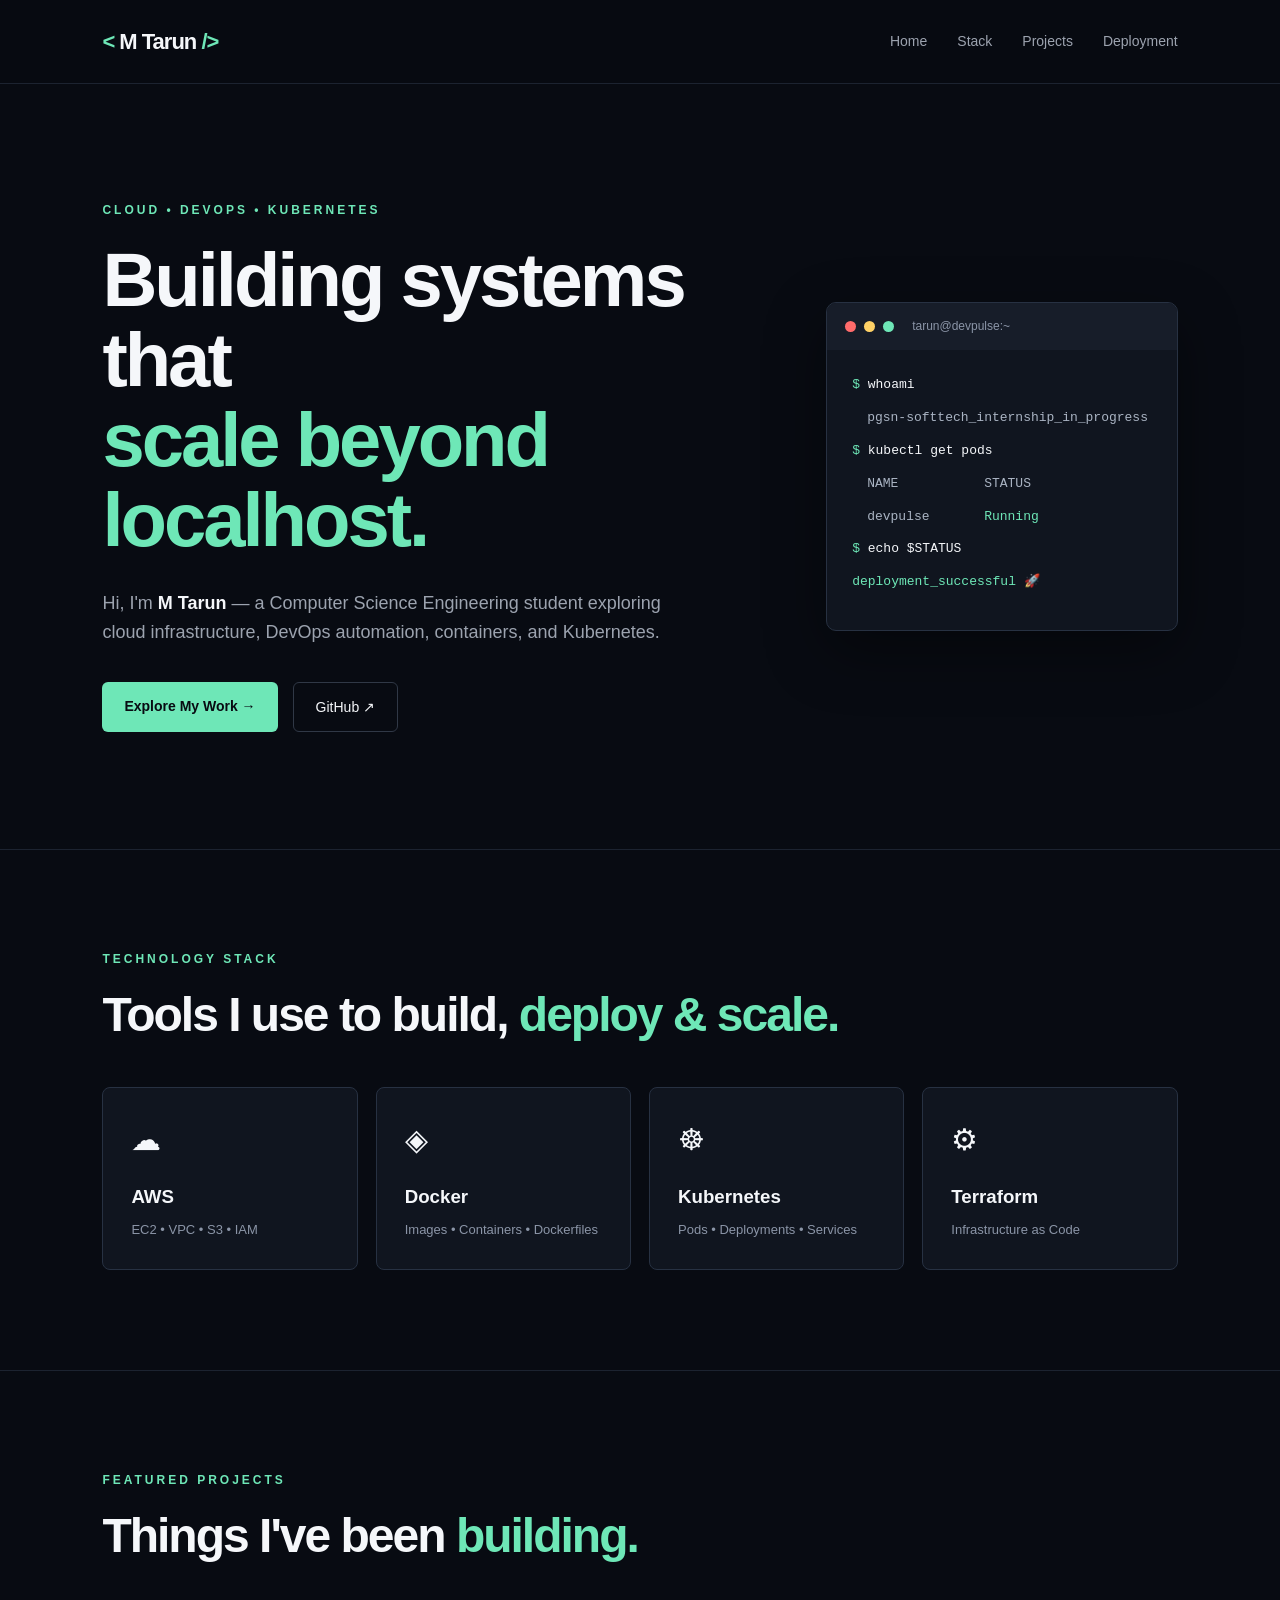
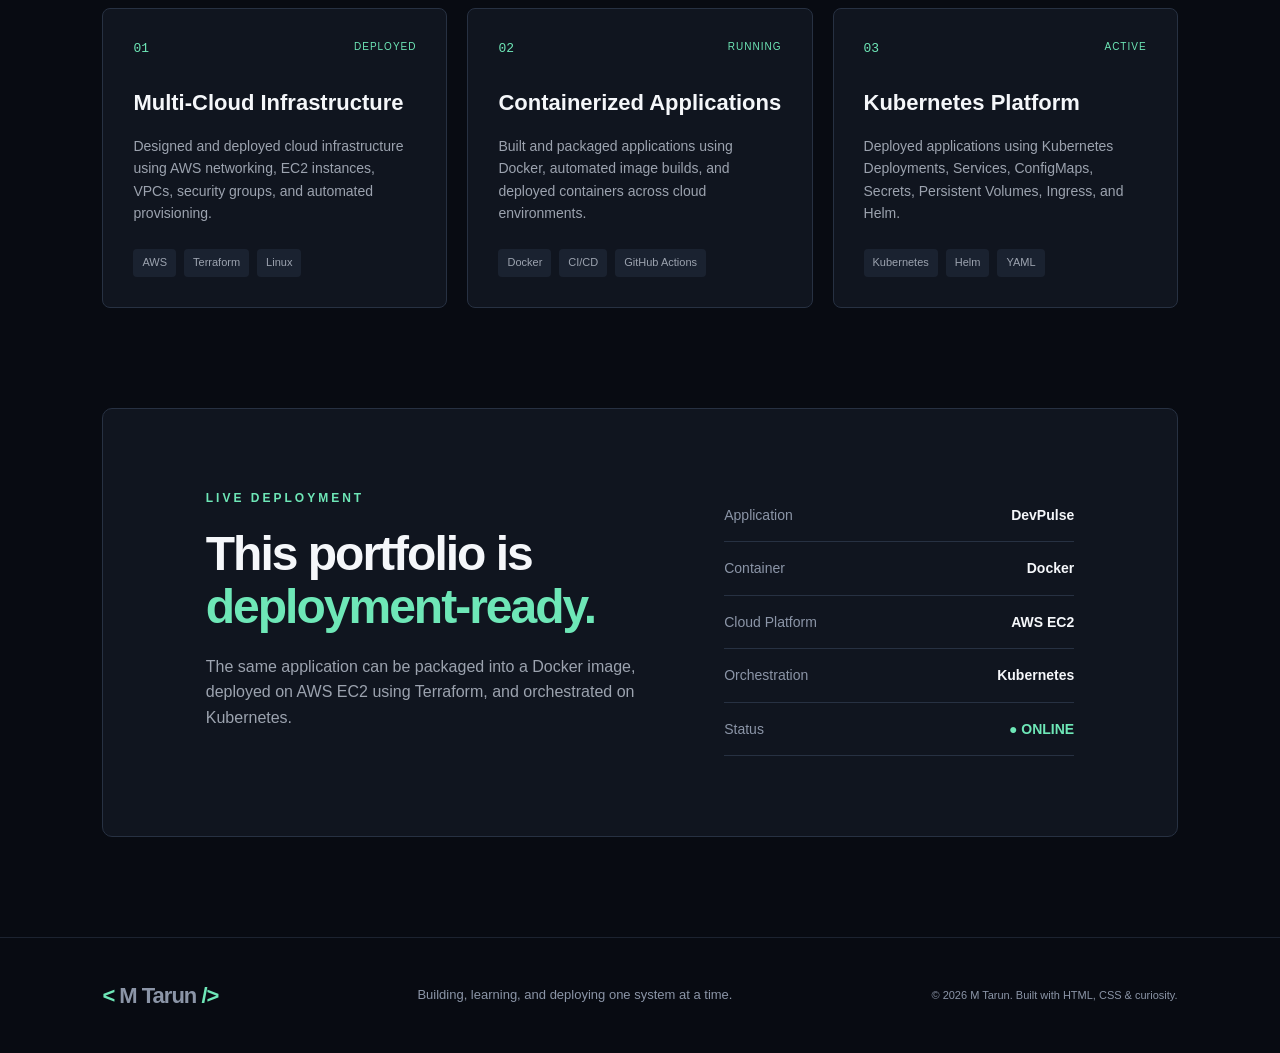
<file: app/index.html>
<!DOCTYPE html>
<html lang="en">
<head>
    <meta charset="UTF-8">
    <meta name="viewport" content="width=device-width, initial-scale=1.0">

    <title>M Tarun Kumar | Cloud & DevOps Portfolio</title>

    <link rel="stylesheet" href="style.css">
</head>

<body>

    <!-- Navigation Bar -->
    <header class="navbar">

        <div class="logo">
            <span>&lt;</span> M Tarun <span>/&gt;</span>
        </div>

        <nav>
            <a href="#home">Home</a>
            <a href="#stack">Stack</a>
            <a href="#projects">Projects</a>
            <a href="#deployment">Deployment</a>
        </nav>

    </header>


    <!-- Main Content -->
    <main>

        <!-- Hero Section -->
        <section id="home" class="hero">

            <div class="hero-content">

                <p class="eyebrow">
                    CLOUD • DEVOPS • KUBERNETES
                </p>

                <h1>
                    Building systems that<br>
                    <span>scale beyond localhost.</span>
                </h1>

                <p class="hero-description">
                    Hi, I'm <strong>M Tarun</strong> — a Computer Science Engineering
                    student exploring cloud infrastructure, DevOps automation,
                    containers, and Kubernetes.
                </p>

                <div class="hero-buttons">

                    <a href="#projects" class="primary-button">
                        Explore My Work →
                    </a>

                    <a href="https://github.com" target="_blank" class="secondary-button">
                        GitHub ↗
                    </a>

                </div>

            </div>


            <!-- Terminal Card -->
            <div class="terminal-card">

                <div class="terminal-header">

                    <span class="dot red"></span>
                    <span class="dot yellow"></span>
                    <span class="dot green"></span>

                    <span class="terminal-title">
                        tarun@devpulse:~
                    </span>

                </div>


                <div class="terminal-body">

                    <p>
                        <span class="terminal-green">$</span>
                        whoami
                    </p>

                    <p class="terminal-output">
                        pgsn-softtech_internship_in_progress
                    </p>


                    <p>
                        <span class="terminal-green">$</span>
                        kubectl get pods
                    </p>

                    <p class="terminal-output">
                        NAME&nbsp;&nbsp;&nbsp;&nbsp;&nbsp;&nbsp;&nbsp;&nbsp;&nbsp;&nbsp;
                        STATUS
                    </p>

                    <p class="terminal-output">
                        devpulse&nbsp;&nbsp;&nbsp;&nbsp;&nbsp;&nbsp;
                        <span class="status-running">
                            Running
                        </span>
                    </p>


                    <p>
                        <span class="terminal-green">$</span>
                        echo $STATUS
                    </p>

                    <p class="terminal-success">
                        deployment_successful 🚀
                    </p>

                </div>

            </div>

        </section>


        <!-- Technology Stack -->
        <section id="stack" class="section">

            <div class="section-heading">

                <p class="eyebrow">
                    TECHNOLOGY STACK
                </p>

                <h2>
                    Tools I use to build,
                    <span>deploy & scale.</span>
                </h2>

            </div>


            <div class="tech-grid">

                <div class="tech-card">

                    <div class="tech-icon">
                        ☁
                    </div>

                    <h3>AWS</h3>

                    <p>
                        EC2 • VPC • S3 • IAM
                    </p>

                </div>


                <div class="tech-card">

                    <div class="tech-icon">
                        ◈
                    </div>

                    <h3>Docker</h3>

                    <p>
                        Images • Containers • Dockerfiles
                    </p>

                </div>


                <div class="tech-card">

                    <div class="tech-icon">
                        ☸
                    </div>

                    <h3>Kubernetes</h3>

                    <p>
                        Pods • Deployments • Services
                    </p>

                </div>


                <div class="tech-card">

                    <div class="tech-icon">
                        ⚙
                    </div>

                    <h3>Terraform</h3>

                    <p>
                        Infrastructure as Code
                    </p>

                </div>

            </div>

        </section>


        <!-- Projects -->
        <section id="projects" class="section">

            <div class="section-heading">

                <p class="eyebrow">
                    FEATURED PROJECTS
                </p>

                <h2>
                    Things I've been
                    <span>building.</span>
                </h2>

            </div>


            <div class="project-grid">


                <article class="project-card">

                    <div class="project-top">

                        <span class="project-number">
                            01
                        </span>

                        <span class="project-status">
                            DEPLOYED
                        </span>

                    </div>


                    <h3>
                        Multi-Cloud Infrastructure
                    </h3>


                    <p>
                        Designed and deployed cloud infrastructure using
                        AWS networking, EC2 instances, VPCs, security groups,
                        and automated provisioning.
                    </p>


                    <div class="project-tags">

                        <span>AWS</span>
                        <span>Terraform</span>
                        <span>Linux</span>

                    </div>

                </article>


                <article class="project-card">

                    <div class="project-top">

                        <span class="project-number">
                            02
                        </span>

                        <span class="project-status">
                            RUNNING
                        </span>

                    </div>


                    <h3>
                        Containerized Applications
                    </h3>


                    <p>
                        Built and packaged applications using Docker,
                        automated image builds, and deployed containers
                        across cloud environments.
                    </p>


                    <div class="project-tags">

                        <span>Docker</span>
                        <span>CI/CD</span>
                        <span>GitHub Actions</span>

                    </div>

                </article>


                <article class="project-card">

                    <div class="project-top">

                        <span class="project-number">
                            03
                        </span>

                        <span class="project-status">
                            ACTIVE
                        </span>

                    </div>


                    <h3>
                        Kubernetes Platform
                    </h3>


                    <p>
                        Deployed applications using Kubernetes Deployments,
                        Services, ConfigMaps, Secrets, Persistent Volumes,
                        Ingress, and Helm.
                    </p>


                    <div class="project-tags">

                        <span>Kubernetes</span>
                        <span>Helm</span>
                        <span>YAML</span>

                    </div>

                </article>

            </div>

        </section>


        <!-- Deployment Status -->
        <section id="deployment" class="deployment-section">

            <div class="deployment-content">

                <p class="eyebrow">
                    LIVE DEPLOYMENT
                </p>

                <h2>
                    This portfolio is
                    <span>deployment-ready.</span>
                </h2>

                <p>
                    The same application can be packaged into a Docker image,
                    deployed on AWS EC2 using Terraform, and orchestrated on
                    Kubernetes.
                </p>

            </div>


            <div class="deployment-status">

                <div class="status-row">

                    <span>
                        Application
                    </span>

                    <strong>
                        DevPulse
                    </strong>

                </div>


                <div class="status-row">

                    <span>
                        Container
                    </span>

                    <strong>
                        Docker
                    </strong>

                </div>


                <div class="status-row">

                    <span>
                        Cloud Platform
                    </span>

                    <strong>
                        AWS EC2
                    </strong>

                </div>


                <div class="status-row">

                    <span>
                        Orchestration
                    </span>

                    <strong>
                        Kubernetes
                    </strong>

                </div>


                <div class="status-row">

                    <span>
                        Status
                    </span>

                    <strong class="online">
                        ● ONLINE
                    </strong>

                </div>

            </div>

        </section>

    </main>


    <!-- Footer -->
    <footer>

        <div class="logo">

            <span>&lt;</span>
            M Tarun
            <span>/&gt;</span>

        </div>


        <p>
            Building, learning, and deploying one system at a time.
        </p>


        <p class="copyright">
            © 2026 M Tarun. Built with HTML, CSS & curiosity.
        </p>

    </footer>


    <script src="script.js"></script>

</body>
</html>
</file>
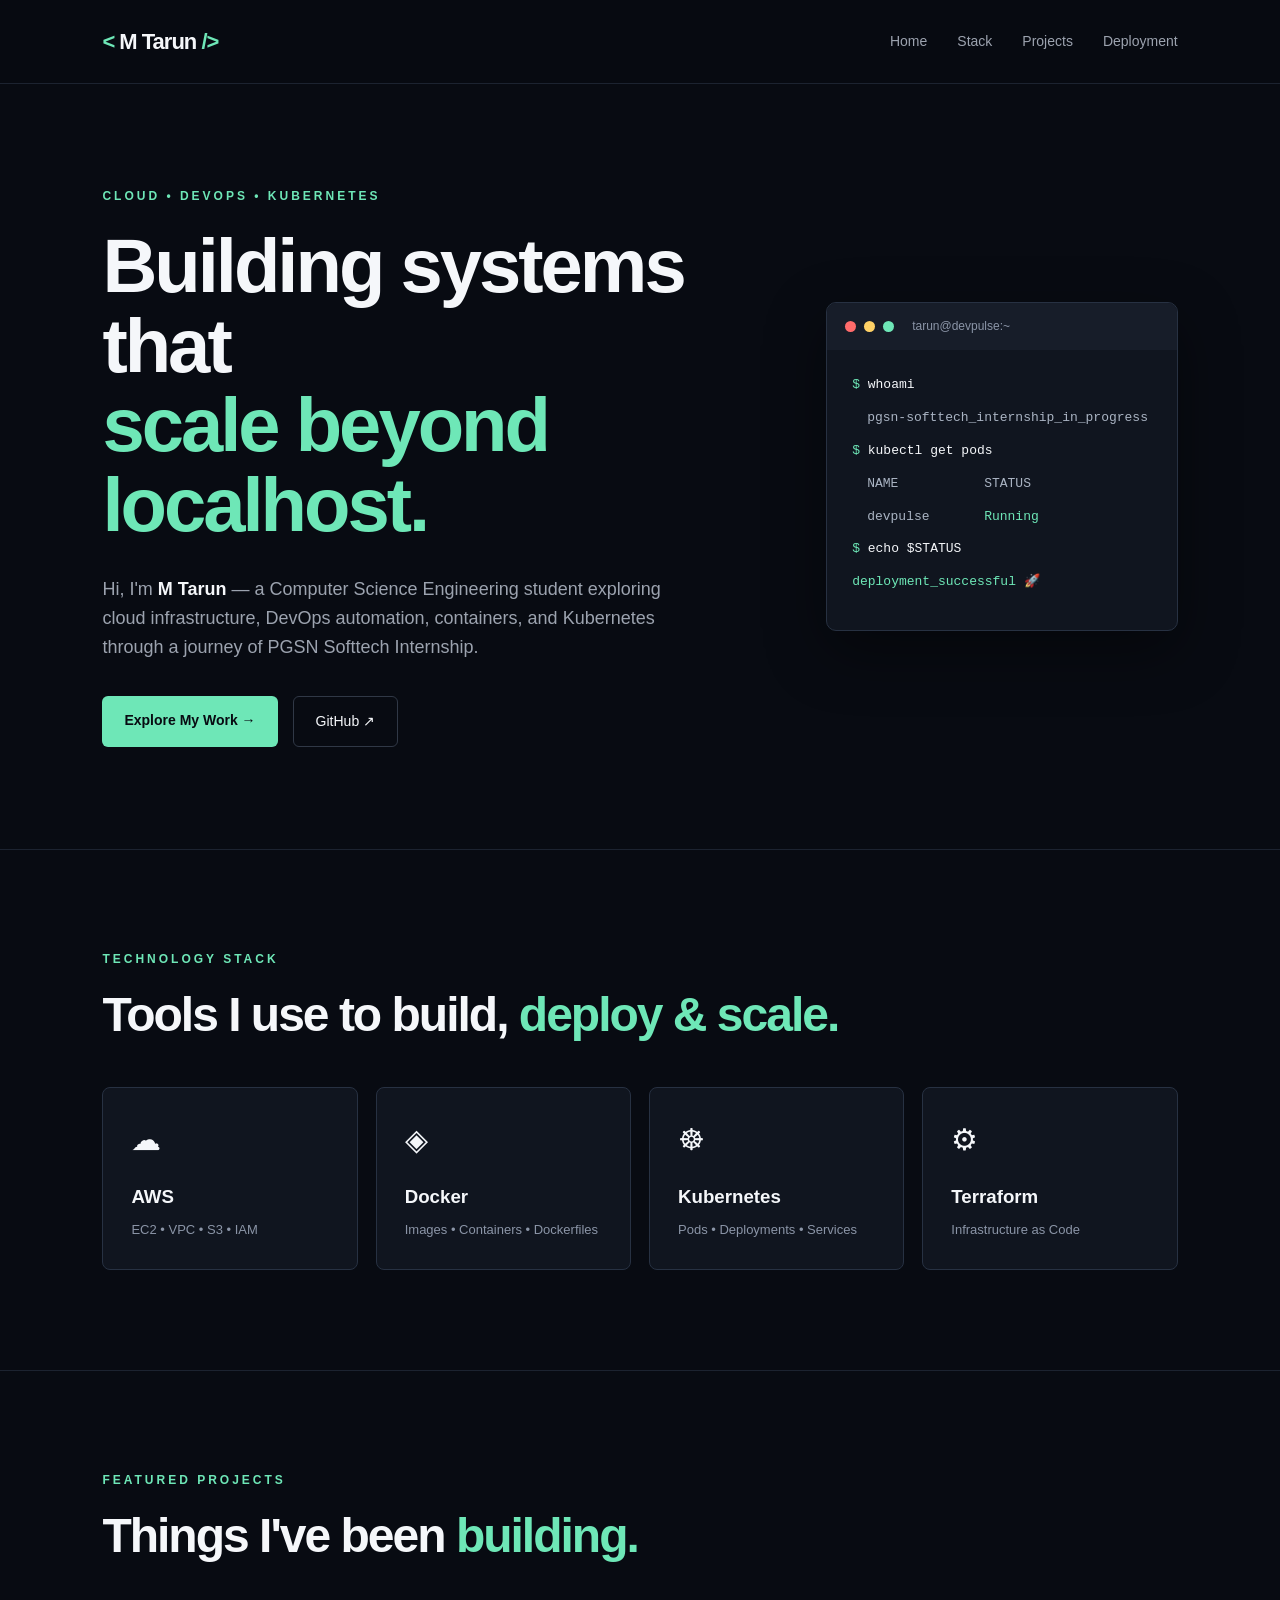
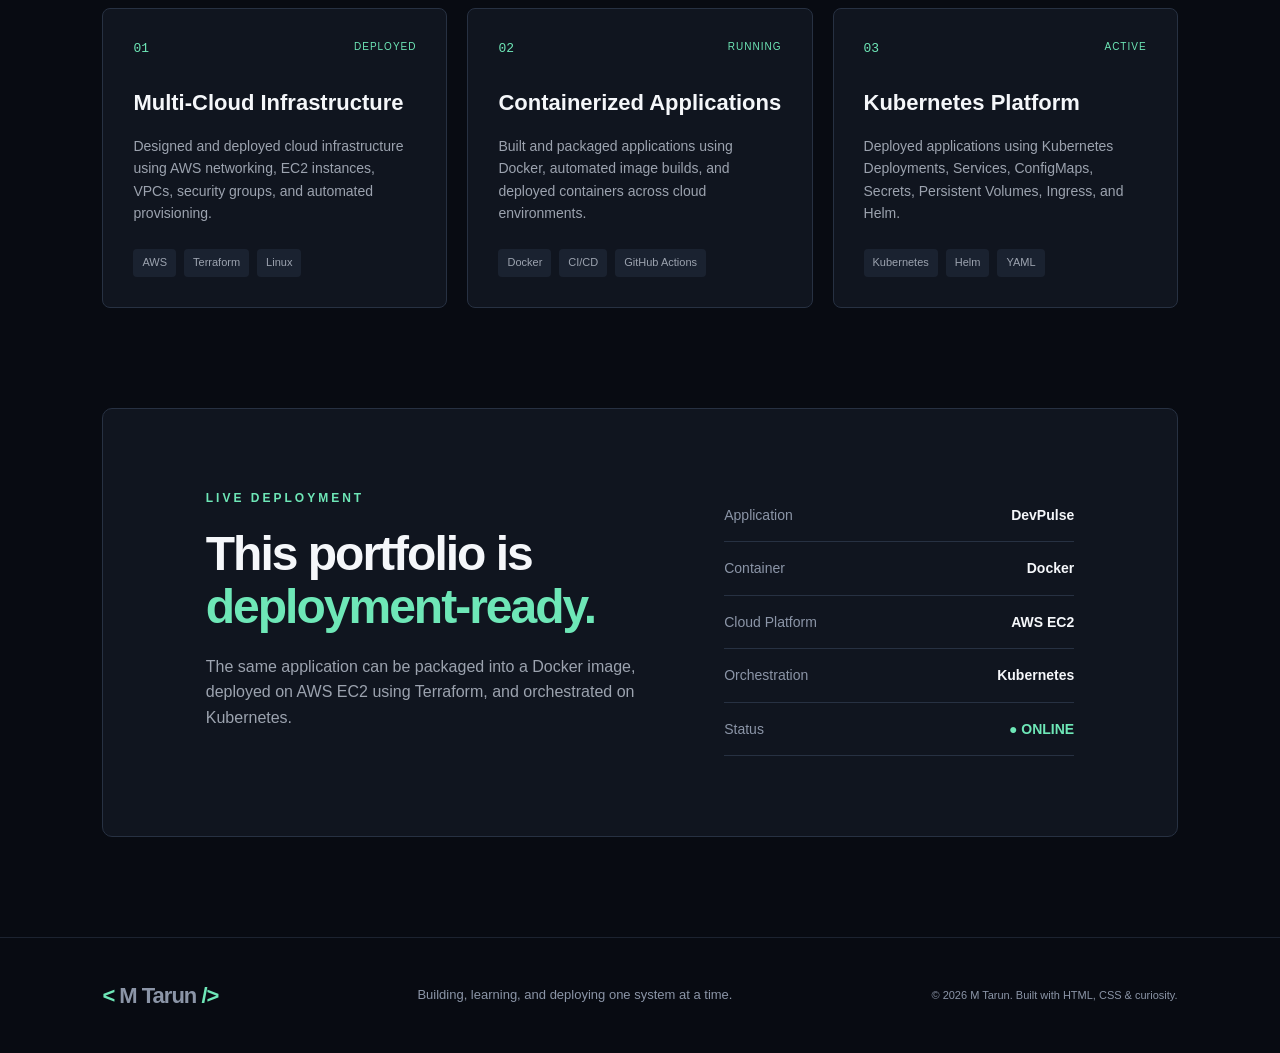
<file: 06-Mini-Project/DevPulse/app/index.html>
<!DOCTYPE html>
<html lang="en">
<head>
    <meta charset="UTF-8">
    <meta name="viewport" content="width=device-width, initial-scale=1.0">

    <title>M Tarun Kumar | Cloud & DevOps Portfolio</title>

    <link rel="stylesheet" href="style.css">
</head>

<body>

    <!-- Navigation Bar -->
    <header class="navbar">

        <div class="logo">
            <span>&lt;</span> M Tarun <span>/&gt;</span>
        </div>

        <nav>
            <a href="#home">Home</a>
            <a href="#stack">Stack</a>
            <a href="#projects">Projects</a>
            <a href="#deployment">Deployment</a>
        </nav>

    </header>


    <!-- Main Content -->
    <main>

        <!-- Hero Section -->
        <section id="home" class="hero">

            <div class="hero-content">

                <p class="eyebrow">
                    CLOUD • DEVOPS • KUBERNETES
                </p>

                <h1>
                    Building systems that<br>
                    <span>scale beyond localhost.</span>
                </h1>

                <p class="hero-description">
                    Hi, I'm <strong>M Tarun</strong> — a Computer Science Engineering
                    student exploring cloud infrastructure, DevOps automation,
                    containers, and Kubernetes through a journey of PGSN Softtech Internship.
                </p>

                <div class="hero-buttons">

                    <a href="#projects" class="primary-button">
                        Explore My Work →
                    </a>

                    <a href="https://github.com" target="_blank" class="secondary-button">
                        GitHub ↗
                    </a>

                </div>

            </div>


            <!-- Terminal Card -->
            <div class="terminal-card">

                <div class="terminal-header">

                    <span class="dot red"></span>
                    <span class="dot yellow"></span>
                    <span class="dot green"></span>

                    <span class="terminal-title">
                        tarun@devpulse:~
                    </span>

                </div>


                <div class="terminal-body">

                    <p>
                        <span class="terminal-green">$</span>
                        whoami
                    </p>

                    <p class="terminal-output">
                        pgsn-softtech_internship_in_progress
                    </p>


                    <p>
                        <span class="terminal-green">$</span>
                        kubectl get pods
                    </p>

                    <p class="terminal-output">
                        NAME&nbsp;&nbsp;&nbsp;&nbsp;&nbsp;&nbsp;&nbsp;&nbsp;&nbsp;&nbsp;
                        STATUS
                    </p>

                    <p class="terminal-output">
                        devpulse&nbsp;&nbsp;&nbsp;&nbsp;&nbsp;&nbsp;
                        <span class="status-running">
                            Running
                        </span>
                    </p>


                    <p>
                        <span class="terminal-green">$</span>
                        echo $STATUS
                    </p>

                    <p class="terminal-success">
                        deployment_successful 🚀
                    </p>

                </div>

            </div>

        </section>


        <!-- Technology Stack -->
        <section id="stack" class="section">

            <div class="section-heading">

                <p class="eyebrow">
                    TECHNOLOGY STACK
                </p>

                <h2>
                    Tools I use to build,
                    <span>deploy & scale.</span>
                </h2>

            </div>


            <div class="tech-grid">

                <div class="tech-card">

                    <div class="tech-icon">
                        ☁
                    </div>

                    <h3>AWS</h3>

                    <p>
                        EC2 • VPC • S3 • IAM
                    </p>

                </div>


                <div class="tech-card">

                    <div class="tech-icon">
                        ◈
                    </div>

                    <h3>Docker</h3>

                    <p>
                        Images • Containers • Dockerfiles
                    </p>

                </div>


                <div class="tech-card">

                    <div class="tech-icon">
                        ☸
                    </div>

                    <h3>Kubernetes</h3>

                    <p>
                        Pods • Deployments • Services
                    </p>

                </div>


                <div class="tech-card">

                    <div class="tech-icon">
                        ⚙
                    </div>

                    <h3>Terraform</h3>

                    <p>
                        Infrastructure as Code
                    </p>

                </div>

            </div>

        </section>


        <!-- Projects -->
        <section id="projects" class="section">

            <div class="section-heading">

                <p class="eyebrow">
                    FEATURED PROJECTS
                </p>

                <h2>
                    Things I've been
                    <span>building.</span>
                </h2>

            </div>


            <div class="project-grid">


                <article class="project-card">

                    <div class="project-top">

                        <span class="project-number">
                            01
                        </span>

                        <span class="project-status">
                            DEPLOYED
                        </span>

                    </div>


                    <h3>
                        Multi-Cloud Infrastructure
                    </h3>


                    <p>
                        Designed and deployed cloud infrastructure using
                        AWS networking, EC2 instances, VPCs, security groups,
                        and automated provisioning.
                    </p>


                    <div class="project-tags">

                        <span>AWS</span>
                        <span>Terraform</span>
                        <span>Linux</span>

                    </div>

                </article>


                <article class="project-card">

                    <div class="project-top">

                        <span class="project-number">
                            02
                        </span>

                        <span class="project-status">
                            RUNNING
                        </span>

                    </div>


                    <h3>
                        Containerized Applications
                    </h3>


                    <p>
                        Built and packaged applications using Docker,
                        automated image builds, and deployed containers
                        across cloud environments.
                    </p>


                    <div class="project-tags">

                        <span>Docker</span>
                        <span>CI/CD</span>
                        <span>GitHub Actions</span>

                    </div>

                </article>


                <article class="project-card">

                    <div class="project-top">

                        <span class="project-number">
                            03
                        </span>

                        <span class="project-status">
                            ACTIVE
                        </span>

                    </div>


                    <h3>
                        Kubernetes Platform
                    </h3>


                    <p>
                        Deployed applications using Kubernetes Deployments,
                        Services, ConfigMaps, Secrets, Persistent Volumes,
                        Ingress, and Helm.
                    </p>


                    <div class="project-tags">

                        <span>Kubernetes</span>
                        <span>Helm</span>
                        <span>YAML</span>

                    </div>

                </article>

            </div>

        </section>


        <!-- Deployment Status -->
        <section id="deployment" class="deployment-section">

            <div class="deployment-content">

                <p class="eyebrow">
                    LIVE DEPLOYMENT
                </p>

                <h2>
                    This portfolio is
                    <span>deployment-ready.</span>
                </h2>

                <p>
                    The same application can be packaged into a Docker image,
                    deployed on AWS EC2 using Terraform, and orchestrated on
                    Kubernetes.
                </p>

            </div>


            <div class="deployment-status">

                <div class="status-row">

                    <span>
                        Application
                    </span>

                    <strong>
                        DevPulse
                    </strong>

                </div>


                <div class="status-row">

                    <span>
                        Container
                    </span>

                    <strong>
                        Docker
                    </strong>

                </div>


                <div class="status-row">

                    <span>
                        Cloud Platform
                    </span>

                    <strong>
                        AWS EC2
                    </strong>

                </div>


                <div class="status-row">

                    <span>
                        Orchestration
                    </span>

                    <strong>
                        Kubernetes
                    </strong>

                </div>


                <div class="status-row">

                    <span>
                        Status
                    </span>

                    <strong class="online">
                        ● ONLINE
                    </strong>

                </div>

            </div>

        </section>

    </main>


    <!-- Footer -->
    <footer>

        <div class="logo">

            <span>&lt;</span>
            M Tarun
            <span>/&gt;</span>

        </div>


        <p>
            Building, learning, and deploying one system at a time.
        </p>


        <p class="copyright">
            © 2026 M Tarun. Built with HTML, CSS & curiosity.
        </p>

    </footer>


    <script src="script.js"></script>

</body>
</html>
</file>
<file: app/style.css>
* {
    margin: 0;
    padding: 0;
    box-sizing: border-box;
}

html {
    scroll-behavior: smooth;
}

body {
    background: #080b12;
    color: #f5f7fa;
    font-family: Arial, Helvetica, sans-serif;
    line-height: 1.6;
}


/* =========================
   NAVIGATION
========================= */

.navbar {
    width: 100%;
    padding: 24px 8%;
    display: flex;
    justify-content: space-between;
    align-items: center;

    border-bottom: 1px solid #1c2330;

    position: sticky;
    top: 0;

    background: rgba(8, 11, 18, 0.9);
    backdrop-filter: blur(12px);

    z-index: 100;
}

.logo {
    font-size: 22px;
    font-weight: bold;
    letter-spacing: -1px;
}

.logo span {
    color: #6ee7b7;
}

.navbar nav {
    display: flex;
    gap: 30px;
}

.navbar nav a {
    color: #9ca3af;
    text-decoration: none;
    font-size: 14px;

    transition: 0.3s;
}

.navbar nav a:hover {
    color: #6ee7b7;
}


/* =========================
   HERO SECTION
========================= */

.hero {
    min-height: 85vh;

    padding: 100px 8%;

    display: flex;
    align-items: center;
    justify-content: space-between;

    gap: 80px;
}

.hero-content {
    max-width: 650px;
}

.eyebrow {
    color: #6ee7b7;

    font-size: 12px;
    font-weight: bold;

    letter-spacing: 3px;

    margin-bottom: 20px;
}

h1 {
    font-size: clamp(42px, 6vw, 76px);

    line-height: 1.05;

    letter-spacing: -3px;

    margin-bottom: 30px;
}

h1 span,
h2 span {
    color: #6ee7b7;
}

.hero-description {
    color: #9ca3af;

    font-size: 18px;

    max-width: 570px;

    margin-bottom: 35px;
}

.hero-description strong {
    color: #f5f7fa;
}

.hero-buttons {
    display: flex;
    gap: 15px;
}

.primary-button,
.secondary-button {
    padding: 13px 22px;

    border-radius: 6px;

    text-decoration: none;

    font-size: 14px;

    transition: 0.3s;
}

.primary-button {
    background: #6ee7b7;

    color: #080b12;

    font-weight: bold;
}

.primary-button:hover {
    transform: translateY(-3px);
}

.secondary-button {
    border: 1px solid #303846;

    color: #f5f7fa;
}

.secondary-button:hover {
    border-color: #6ee7b7;

    color: #6ee7b7;
}


/* =========================
   TERMINAL CARD
========================= */

.terminal-card {
    width: 430px;

    background: #10151f;

    border: 1px solid #273142;

    border-radius: 10px;

    overflow: hidden;

    box-shadow: 0 20px 60px rgba(0, 0, 0, 0.4);
}

.terminal-header {
    background: #171d29;

    padding: 14px 18px;

    display: flex;

    align-items: center;

    gap: 8px;
}

.dot {
    width: 11px;
    height: 11px;

    border-radius: 50%;
}

.red {
    background: #ff6b6b;
}

.yellow {
    background: #ffd166;
}

.green {
    background: #6ee7b7;
}

.terminal-title {
    color: #8b95a7;

    font-size: 12px;

    margin-left: 10px;
}

.terminal-body {
    padding: 25px;

    font-family: monospace;

    font-size: 13px;
}

.terminal-body p {
    margin-bottom: 12px;
}

.terminal-green {
    color: #6ee7b7;
}

.terminal-output {
    color: #aab4c3;

    padding-left: 15px;
}

.status-running,
.terminal-success {
    color: #6ee7b7;
}


/* =========================
   GENERAL SECTIONS
========================= */

.section {
    padding: 100px 8%;

    border-top: 1px solid #1c2330;
}

.section-heading {
    margin-bottom: 45px;
}

h2 {
    font-size: clamp(30px, 4vw, 48px);

    line-height: 1.1;

    letter-spacing: -2px;
}


/* =========================
   TECHNOLOGY CARDS
========================= */

.tech-grid {
    display: grid;

    grid-template-columns: repeat(4, 1fr);

    gap: 18px;
}

.tech-card {
    background: #10151f;

    border: 1px solid #273142;

    padding: 28px;

    border-radius: 8px;

    transition: 0.3s;
}

.tech-card:hover {
    transform: translateY(-6px);

    border-color: #6ee7b7;
}

.tech-icon {
    font-size: 30px;

    margin-bottom: 18px;
}

.tech-card h3 {
    margin-bottom: 8px;
}

.tech-card p {
    color: #8b95a7;

    font-size: 13px;
}


/* =========================
   PROJECT CARDS
========================= */

.project-grid {
    display: grid;

    grid-template-columns: repeat(3, 1fr);

    gap: 20px;
}

.project-card {
    background: #10151f;

    border: 1px solid #273142;

    padding: 30px;

    border-radius: 8px;

    transition: 0.3s;
}

.project-card:hover {
    transform: translateY(-6px);

    border-color: #6ee7b7;
}

.project-top {
    display: flex;

    justify-content: space-between;

    margin-bottom: 25px;
}

.project-number {
    color: #6ee7b7;

    font-family: monospace;
}

.project-status {
    color: #6ee7b7;

    font-size: 10px;

    letter-spacing: 1px;
}

.project-card h3 {
    font-size: 22px;

    margin-bottom: 15px;
}

.project-card p {
    color: #9ca3af;

    font-size: 14px;

    margin-bottom: 25px;
}

.project-tags {
    display: flex;

    flex-wrap: wrap;

    gap: 8px;
}

.project-tags span {
    color: #9ca3af;

    background: #1a2230;

    padding: 5px 9px;

    border-radius: 4px;

    font-size: 11px;
}


/* =========================
   DEPLOYMENT SECTION
========================= */

.deployment-section {
    padding: 80px 8%;

    margin: 0 8% 100px;

    background: #10151f;

    border: 1px solid #273142;

    border-radius: 10px;

    display: flex;

    justify-content: space-between;

    gap: 60px;
}

.deployment-content {
    max-width: 550px;
}

.deployment-content p:not(.eyebrow) {
    color: #9ca3af;

    margin-top: 20px;
}

.deployment-status {
    min-width: 350px;
}

.status-row {
    display: flex;

    justify-content: space-between;

    padding: 15px 0;

    border-bottom: 1px solid #273142;

    color: #8b95a7;

    font-size: 14px;
}

.status-row strong {
    color: #f5f7fa;
}

.status-row .online {
    color: #6ee7b7;
}


/* =========================
   FOOTER
========================= */

footer {
    border-top: 1px solid #1c2330;

    padding: 40px 8%;

    display: flex;

    align-items: center;

    justify-content: space-between;

    color: #8b95a7;

    font-size: 13px;
}

.copyright {
    font-size: 11px;
}


/* =========================
   RESPONSIVE DESIGN
========================= */

@media (max-width: 900px) {

    .hero {
        flex-direction: column;

        align-items: flex-start;
    }

    .terminal-card {
        width: 100%;

        max-width: 500px;
    }

    .tech-grid {
        grid-template-columns: repeat(2, 1fr);
    }

    .project-grid {
        grid-template-columns: 1fr;
    }

    .deployment-section {
        flex-direction: column;

        margin: 0 8% 80px;
    }

    .deployment-status {
        min-width: auto;
    }
}


@media (max-width: 600px) {

    .navbar {
        padding: 20px 5%;
    }

    .navbar nav {
        display: none;
    }

    .hero,
    .section {
        padding-left: 5%;

        padding-right: 5%;
    }

    h1 {
        letter-spacing: -2px;
    }

    .tech-grid {
        grid-template-columns: 1fr;
    }

    .hero-buttons {
        flex-direction: column;
    }

    .hero-buttons a {
        text-align: center;
    }

    .deployment-section {
        margin-left: 5%;

        margin-right: 5%;
    }

    footer {
        flex-direction: column;

        gap: 15px;

        text-align: center;
    }
}
</file>
<file: 06-Mini-Project/DevPulse/app/style.css>
* {
    margin: 0;
    padding: 0;
    box-sizing: border-box;
}

html {
    scroll-behavior: smooth;
}

body {
    background: #080b12;
    color: #f5f7fa;
    font-family: Arial, Helvetica, sans-serif;
    line-height: 1.6;
}


/* =========================
   NAVIGATION
========================= */

.navbar {
    width: 100%;
    padding: 24px 8%;
    display: flex;
    justify-content: space-between;
    align-items: center;

    border-bottom: 1px solid #1c2330;

    position: sticky;
    top: 0;

    background: rgba(8, 11, 18, 0.9);
    backdrop-filter: blur(12px);

    z-index: 100;
}

.logo {
    font-size: 22px;
    font-weight: bold;
    letter-spacing: -1px;
}

.logo span {
    color: #6ee7b7;
}

.navbar nav {
    display: flex;
    gap: 30px;
}

.navbar nav a {
    color: #9ca3af;
    text-decoration: none;
    font-size: 14px;

    transition: 0.3s;
}

.navbar nav a:hover {
    color: #6ee7b7;
}


/* =========================
   HERO SECTION
========================= */

.hero {
    min-height: 85vh;

    padding: 100px 8%;

    display: flex;
    align-items: center;
    justify-content: space-between;

    gap: 80px;
}

.hero-content {
    max-width: 650px;
}

.eyebrow {
    color: #6ee7b7;

    font-size: 12px;
    font-weight: bold;

    letter-spacing: 3px;

    margin-bottom: 20px;
}

h1 {
    font-size: clamp(42px, 6vw, 76px);

    line-height: 1.05;

    letter-spacing: -3px;

    margin-bottom: 30px;
}

h1 span,
h2 span {
    color: #6ee7b7;
}

.hero-description {
    color: #9ca3af;

    font-size: 18px;

    max-width: 570px;

    margin-bottom: 35px;
}

.hero-description strong {
    color: #f5f7fa;
}

.hero-buttons {
    display: flex;
    gap: 15px;
}

.primary-button,
.secondary-button {
    padding: 13px 22px;

    border-radius: 6px;

    text-decoration: none;

    font-size: 14px;

    transition: 0.3s;
}

.primary-button {
    background: #6ee7b7;

    color: #080b12;

    font-weight: bold;
}

.primary-button:hover {
    transform: translateY(-3px);
}

.secondary-button {
    border: 1px solid #303846;

    color: #f5f7fa;
}

.secondary-button:hover {
    border-color: #6ee7b7;

    color: #6ee7b7;
}


/* =========================
   TERMINAL CARD
========================= */

.terminal-card {
    width: 430px;

    background: #10151f;

    border: 1px solid #273142;

    border-radius: 10px;

    overflow: hidden;

    box-shadow: 0 20px 60px rgba(0, 0, 0, 0.4);
}

.terminal-header {
    background: #171d29;

    padding: 14px 18px;

    display: flex;

    align-items: center;

    gap: 8px;
}

.dot {
    width: 11px;
    height: 11px;

    border-radius: 50%;
}

.red {
    background: #ff6b6b;
}

.yellow {
    background: #ffd166;
}

.green {
    background: #6ee7b7;
}

.terminal-title {
    color: #8b95a7;

    font-size: 12px;

    margin-left: 10px;
}

.terminal-body {
    padding: 25px;

    font-family: monospace;

    font-size: 13px;
}

.terminal-body p {
    margin-bottom: 12px;
}

.terminal-green {
    color: #6ee7b7;
}

.terminal-output {
    color: #aab4c3;

    padding-left: 15px;
}

.status-running,
.terminal-success {
    color: #6ee7b7;
}


/* =========================
   GENERAL SECTIONS
========================= */

.section {
    padding: 100px 8%;

    border-top: 1px solid #1c2330;
}

.section-heading {
    margin-bottom: 45px;
}

h2 {
    font-size: clamp(30px, 4vw, 48px);

    line-height: 1.1;

    letter-spacing: -2px;
}


/* =========================
   TECHNOLOGY CARDS
========================= */

.tech-grid {
    display: grid;

    grid-template-columns: repeat(4, 1fr);

    gap: 18px;
}

.tech-card {
    background: #10151f;

    border: 1px solid #273142;

    padding: 28px;

    border-radius: 8px;

    transition: 0.3s;
}

.tech-card:hover {
    transform: translateY(-6px);

    border-color: #6ee7b7;
}

.tech-icon {
    font-size: 30px;

    margin-bottom: 18px;
}

.tech-card h3 {
    margin-bottom: 8px;
}

.tech-card p {
    color: #8b95a7;

    font-size: 13px;
}


/* =========================
   PROJECT CARDS
========================= */

.project-grid {
    display: grid;

    grid-template-columns: repeat(3, 1fr);

    gap: 20px;
}

.project-card {
    background: #10151f;

    border: 1px solid #273142;

    padding: 30px;

    border-radius: 8px;

    transition: 0.3s;
}

.project-card:hover {
    transform: translateY(-6px);

    border-color: #6ee7b7;
}

.project-top {
    display: flex;

    justify-content: space-between;

    margin-bottom: 25px;
}

.project-number {
    color: #6ee7b7;

    font-family: monospace;
}

.project-status {
    color: #6ee7b7;

    font-size: 10px;

    letter-spacing: 1px;
}

.project-card h3 {
    font-size: 22px;

    margin-bottom: 15px;
}

.project-card p {
    color: #9ca3af;

    font-size: 14px;

    margin-bottom: 25px;
}

.project-tags {
    display: flex;

    flex-wrap: wrap;

    gap: 8px;
}

.project-tags span {
    color: #9ca3af;

    background: #1a2230;

    padding: 5px 9px;

    border-radius: 4px;

    font-size: 11px;
}


/* =========================
   DEPLOYMENT SECTION
========================= */

.deployment-section {
    padding: 80px 8%;

    margin: 0 8% 100px;

    background: #10151f;

    border: 1px solid #273142;

    border-radius: 10px;

    display: flex;

    justify-content: space-between;

    gap: 60px;
}

.deployment-content {
    max-width: 550px;
}

.deployment-content p:not(.eyebrow) {
    color: #9ca3af;

    margin-top: 20px;
}

.deployment-status {
    min-width: 350px;
}

.status-row {
    display: flex;

    justify-content: space-between;

    padding: 15px 0;

    border-bottom: 1px solid #273142;

    color: #8b95a7;

    font-size: 14px;
}

.status-row strong {
    color: #f5f7fa;
}

.status-row .online {
    color: #6ee7b7;
}


/* =========================
   FOOTER
========================= */

footer {
    border-top: 1px solid #1c2330;

    padding: 40px 8%;

    display: flex;

    align-items: center;

    justify-content: space-between;

    color: #8b95a7;

    font-size: 13px;
}

.copyright {
    font-size: 11px;
}


/* =========================
   RESPONSIVE DESIGN
========================= */

@media (max-width: 900px) {

    .hero {
        flex-direction: column;

        align-items: flex-start;
    }

    .terminal-card {
        width: 100%;

        max-width: 500px;
    }

    .tech-grid {
        grid-template-columns: repeat(2, 1fr);
    }

    .project-grid {
        grid-template-columns: 1fr;
    }

    .deployment-section {
        flex-direction: column;

        margin: 0 8% 80px;
    }

    .deployment-status {
        min-width: auto;
    }
}


@media (max-width: 600px) {

    .navbar {
        padding: 20px 5%;
    }

    .navbar nav {
        display: none;
    }

    .hero,
    .section {
        padding-left: 5%;

        padding-right: 5%;
    }

    h1 {
        letter-spacing: -2px;
    }

    .tech-grid {
        grid-template-columns: 1fr;
    }

    .hero-buttons {
        flex-direction: column;
    }

    .hero-buttons a {
        text-align: center;
    }

    .deployment-section {
        margin-left: 5%;

        margin-right: 5%;
    }

    footer {
        flex-direction: column;

        gap: 15px;

        text-align: center;
    }
}
</file>
